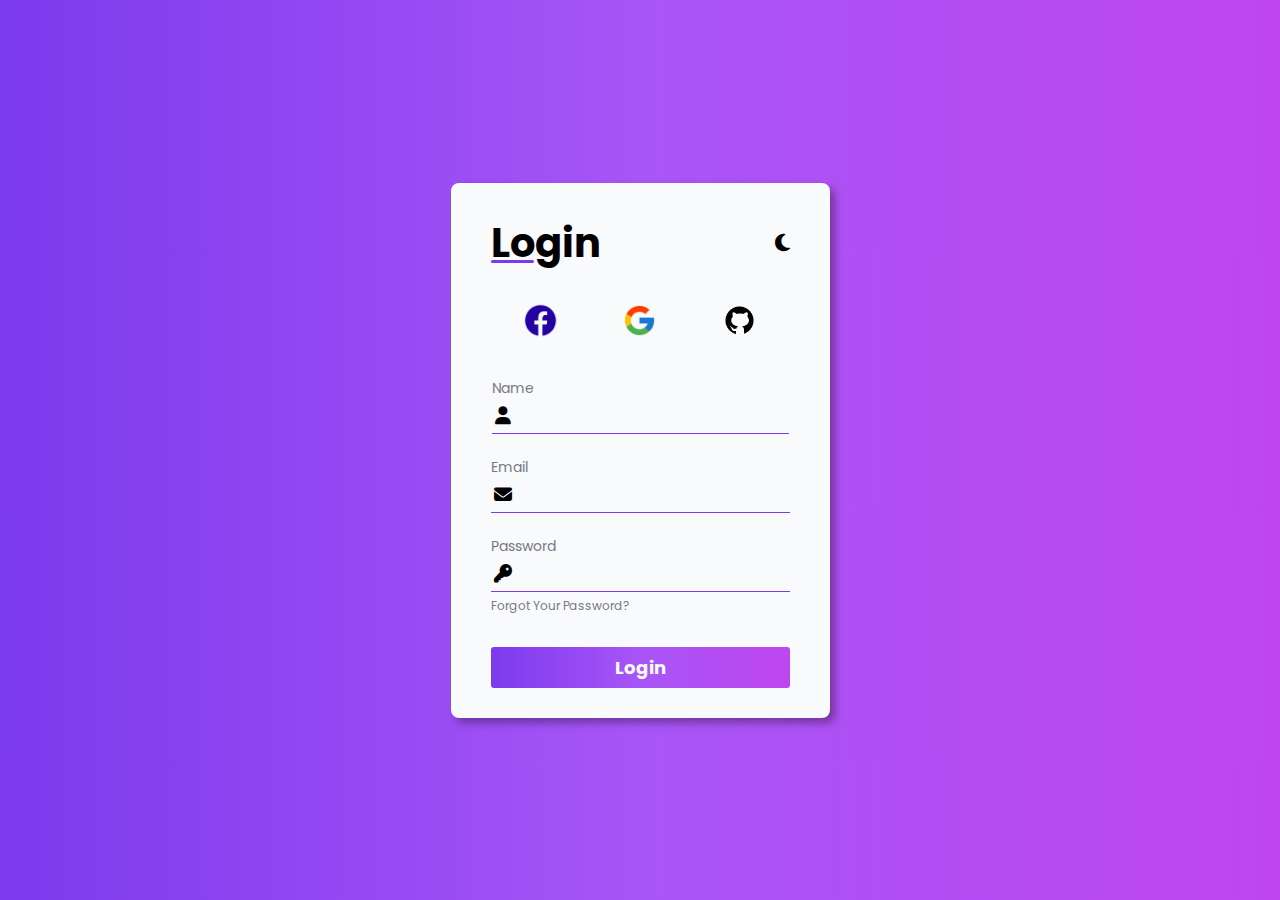
<file: Dark Light Form/index.html>
<!DOCTYPE html>
<html lang="pt-br">
<head>
    <meta charset="UTF-8">
    <meta name="viewport" content="width=device-width, initial-scale=1.0">
    <title>Login Dark/Light Mode</title>
    <link rel="stylesheet" href="https://cdnjs.cloudflare.com/ajax/libs/font-awesome/6.6.0/css/all.min.css"/>

    <link rel="stylesheet" href="assets/css/style.css">
</head>
<body>
   <main id="container">
        <form id="login_form">
            <div id="form_header">
                <h1>Login</h1>
                <i id="mode_icon" class="fa-solid fa-moon"></i>
            </div>

            <div id="social_media">
                <a href="#">
                    <img src="assets/images/facebook.png" alt="Facebook">
                </a>

                <a href="#">
                    <img src="assets/images/google.png" alt="Google">
                </a>

                <a href="#">
                    <img src="assets/images/github.png" alt="Github">
                </a>
            </div>

            <div id="inputs">
                <div class="input-box">
                    <label for="name">
                        Name
                        <div class="input-field">
                            <i class="fa-solid fa-user"></i>
                            <input type="text" id="name" name="name">
                        </div>
                    </label>
                </div>
                <div class="input-box">
                    <label for="email">
                        Email
                        <div class="input-field">
                            <i class="fa-solid fa-envelope"></i>
                            <input type="email" id="email" name="email">
                        </div>
                    </label>
                </div>
                <div class="input-box">
                    <label for="password">
                        Password
                        <div class="input-field">
                            <i class="fa-solid fa-key"></i>
                            <input type="password" id="password" name="password">
                        </div>
                    </label>

                    <div id="forgot_password">
                        <a href="#">
                            Forgot Your Password?
                        </a>
                    </div>
                </div>
            </div>

            <button type="submit" id="login_button">
                Login
            </button>
        </form>
   </main> 
<script type="text/javascript" src="assets/js/script.js"></script>
</body>
</html>
</file>
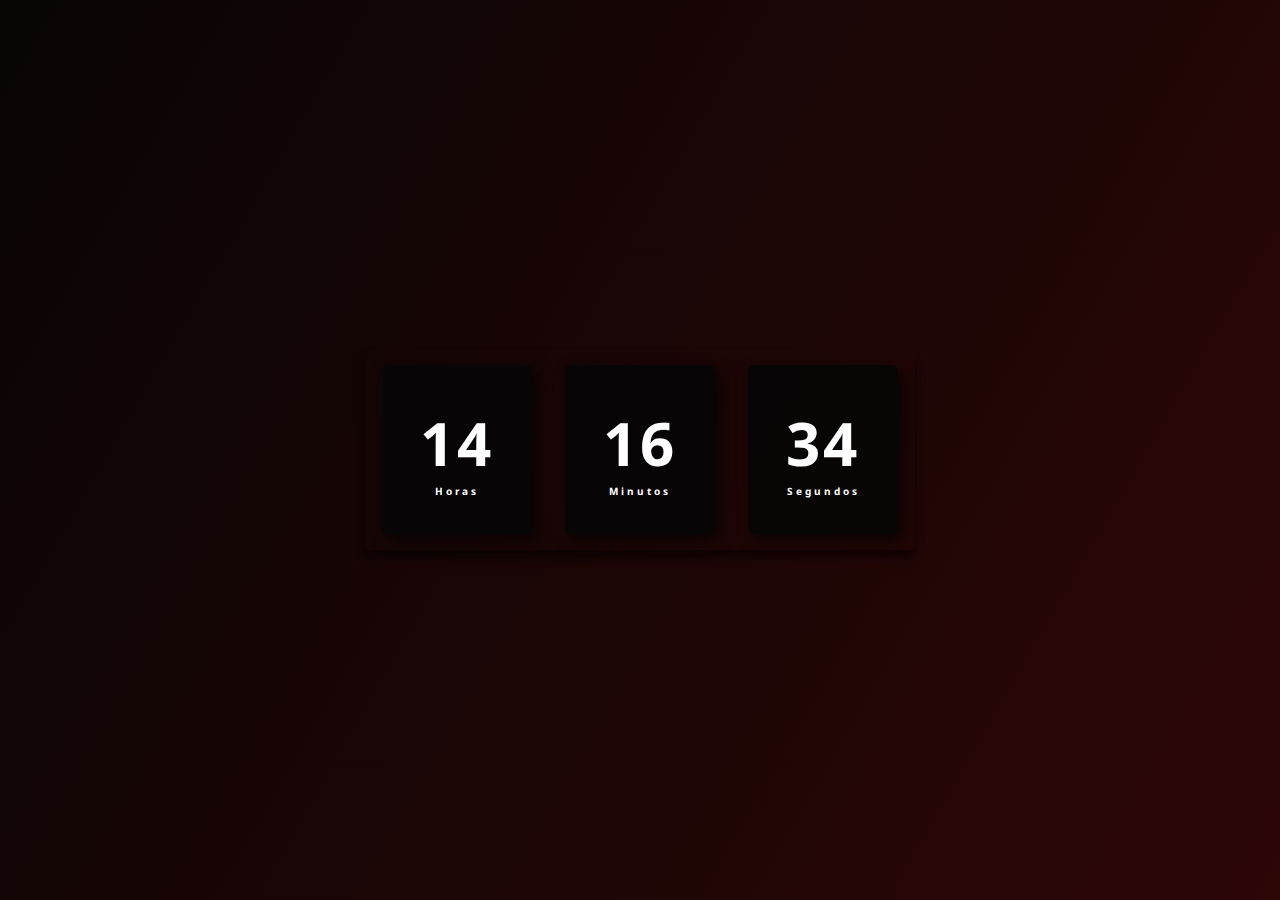
<file: Relogio Digital Dinamico/index.html>
<!DOCTYPE html>
<html lang="en">
<head>
    <link rel="stylesheet" href="assets/css/style.css">
    <meta charset="UTF-8">
    <meta name="viewport" content="width=device-width, initial-scale=1.0">
    <title>Relogio Digital</title>
</head>

<body>
    <div class="relogio">
        <div>
           <span id="horas">00</span>
           <span class="tempo">Horas</span>
        </div>

        <div>
            <span id="minutos">00</span>
            <span class="tempo">Minutos</span> 
        </div>

        <div>
            <span id="segundos">00</span>
            <span class="tempo">Segundos</span> 
        </div>
    </div> 

    <script src="assets/js/script.js"></script>
</body>

</html>
</file>
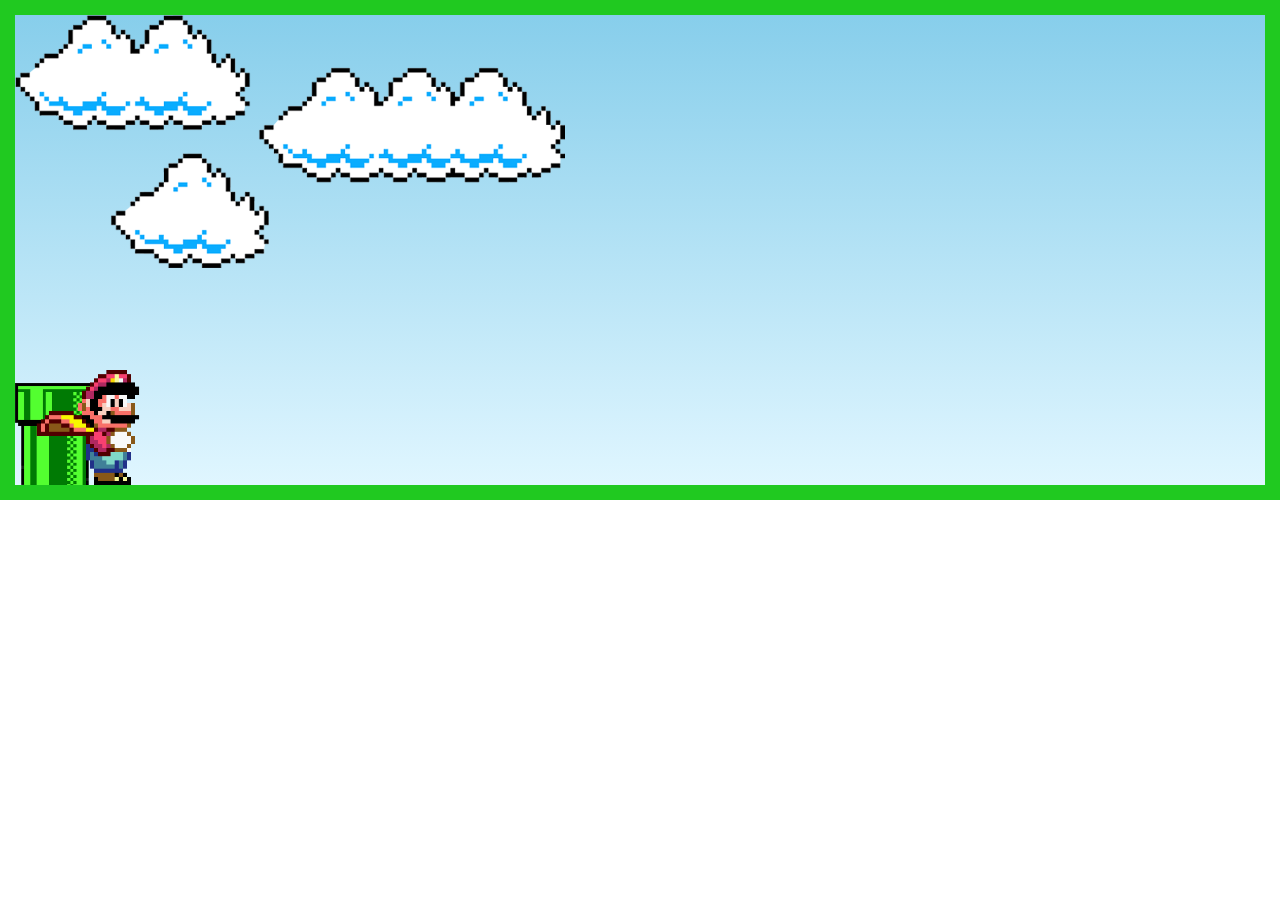
<file: Mario/assets/index.html>
<!DOCTYPE html>
<html lang="en">
<head>
    <meta charset="UTF-8">
    <meta name="viewport" content="width=device-width, initial-scale=1.0">
    <link rel="stylesheet" href="css/style.css">
    <title>Mario World</title>
</head>
<body>
    <div class="game-board">
        <img src="img/pipe.png" class="pipe">
        <img src="img/mario.gif" class="mario">
        <img src="img/clouds.png" class="clouds">

    </div>
    
    <script src="js/script.js"></script>
</body>
</html>
</file>
<file: Dark Light Form/assets/css/style.css>
@import url('https://fonts.googleapis.com/css2?family=Poppins%3Awght%40100%3B200%3B300%3B400&display=swap%27%29%3B');

:root {
    --color-light-50: #f8fafc;

    --color-dark-50: #797984;
    --color-dark-100: #312d37;
    --color-dark-900: #000;

    --color-purple-50: #7c3aed;
    --color-purple-100: #a855f7;
    --color-purple-200: #bf46ef;

    --color-gradient: linear-gradient(90deg, var(--color-purple-50), var(--color-purple-100), var(--color-purple-200));
}

* {
    font-family: 'Poppins', sans-serif ;
    margin: 0;
    padding: 0;
    box-sizing: border-box;
}

#container {
    height: 100vh;
    width: 100%;
    background: var(--color-gradient);
    display: flex;
    align-items: center;
    justify-content: center;
}

#login_form {
    background-color: var(--color-light-50);
    display: flex;
    flex-direction: column;
    padding: 30px 40px;
    border-radius: 8px;
    gap: 30px;
    box-shadow: 5px 5px 8px rgba(0, 0, 0, 0.336);
    height: fit-content;
    animation: dark-to-light 0.3s ease-in-out;
}
#form_header {
    display: flex;
    align-items: center;
    justify-content: space-between;
}

#form_header h1 {
    font-size: 40px;
    position: relative;
}

#form_header h1::before {
    position: absolute;
    content: '';
    width: 40%;
    background-color: var(--color-purple-50);
    height: 3px;
    bottom: 10px;
    border-radius: 5px;
}

#mode_icon {
    cursor: pointer;
    font-size: 20px;
}

#social_media {
    display: flex;
    justify-content: space-around;
}

#social_media img {
    width: 35px;
}

#social_media img:hover {
    transform: scale(1.2);
}

#inputs {
    display: flex;
    flex-direction: column;
    align-items: center;
    justify-content: center;
    gap: 20px;
}

.input-box label {
    font-size: 14px;
    color: var(--color-dark-50);
}

.input-field {
    display: flex;
    align-items: center;
    gap: 15px;
    padding: 3px;
    cursor: text;
    border-bottom: 1px solid var(--color-purple-50);
}

.input-field i {
    font-size: 18px;
    color: var(--color-dark-900);
}

.input-field input {
    border: none;
    background-color: transparent;
    width: 260px;
    font-size: 18px;
    padding: 0px 5px;
}

.input-field input:focus {
    outline: none;
}

#forgot_password a {
    text-decoration: none;
    font-size: 12px;
    color: var(--color-dark-50);
}

#forgot_password a:hover {
    color: var(--color-purple-50);
}

#login_button {
    border: none;
    background: var(--color-gradient);
    color: var(--color-light-50);
    padding: 7px;
    font-size: 18px;
    border-radius: 3px;
    font-weight: bold;
    cursor: pointer;
}

#login_button:hover {
    transform: scale(1.05);
}

.dark#login_form {
    color: var(--color-light-50);
    background-color: var(--color-dark-100);
    animation: light-to-dark 0.3s ease-in-out;
}

.dark#login_form .input-field input,
.dark#login_form .input-field i {
    color: var(--color-light-50);
}

@keyframes dark-to-light {
    0% {
        background-color: var(--color-dark-100);
    }

    100% {
        background-color: var(--color-light-50);
    }
}

@keyframes light-to-dark {
    0% {
        background-color: var(--color-light-50);
    }

    100% {
        background-color: var(--color-dark-100);
    }
}
</file>
<file: Relogio Digital Dinamico/assets/css/style.css>
@import url('https://fonts.googleapis.com/css2?family=Noto+Sans:ital,wght@0,100..900;1,100..900&display=swap');

* {
    margin: 0;
    padding: 0;
    font-family: 'Noto Sans', sans-serif;
}

body {
    height: 100vh;
    background: linear-gradient(120deg, rgb(9, 5, 5), rgb(45, 6, 6));
    display: flex;
    align-items: center;
    justify-content: center;
}

.relogio {
    display: flex;
    align-items: center;
    justify-content: space-around;
    height: 200px;
    width: 550px;
    background: transparent;
    border-radius: 3px;
    box-shadow: 0px 8px 10px rgba(0, 0, 0, .5);
}

.relogio div{
    height: 170px;
    width: 150px;
    display: flex;
    flex-direction: column;
    align-items: center;
    justify-content: center;
    color: white;
    background: rgba(5, 5, 5, .9);
    box-shadow: 5px 5px 15px rgba(0, 0, 0, .7);
    border-radius: 7px;
    letter-spacing: 3px;
}

.relogio span {
    font-weight: bolder;
    font-size: 60px;
}

.relogio span.tempo{
    font-size: 10px;
}
</file>
<file: Mario/assets/css/style.css>
* {
   margin: 0;
   padding: 0;
   box-sizing: border-box;
}

.game-board {
    width: 100%;
    height: 500px;
    border: 15px solid rgb(32, 201, 32);
    margin: 0 auto;
    position: relative;
    overflow: hidden;
    background: linear-gradient(#87ceeb, #e0f6ff) ;
}

.pipe {
    position: absolute;
    bottom: 0;
    width: 80px;
    animation: pipe-animation 1.5s infinite linear;
}

.mario {
    width: 150px;
    position: absolute;
    bottom: 0;
}

.jump {
    animation: jump 500ms ease-out;
}

.clouds{
    position: absolute;
    width: 550px;
    animation: clouds-animation 20s infinite linear;
}
@keyframes pipe-animation {
    from {
        right: -80px;
    }

    to{
        right: 100%;
    }
}

@keyframes jump {
    0% {
        bottom: 0;
    }

    40% {
        bottom: 180px;
    }

    50%{
        bottom: 180px;
    }

    60% {
        bottom: 180px;
    }

    100% {
        bottom: 0;
    }
}

@keyframes clouds-animation{
    from {
        right: -550px;
    }

    to{
        right: 100%;
    }
}
</file>
